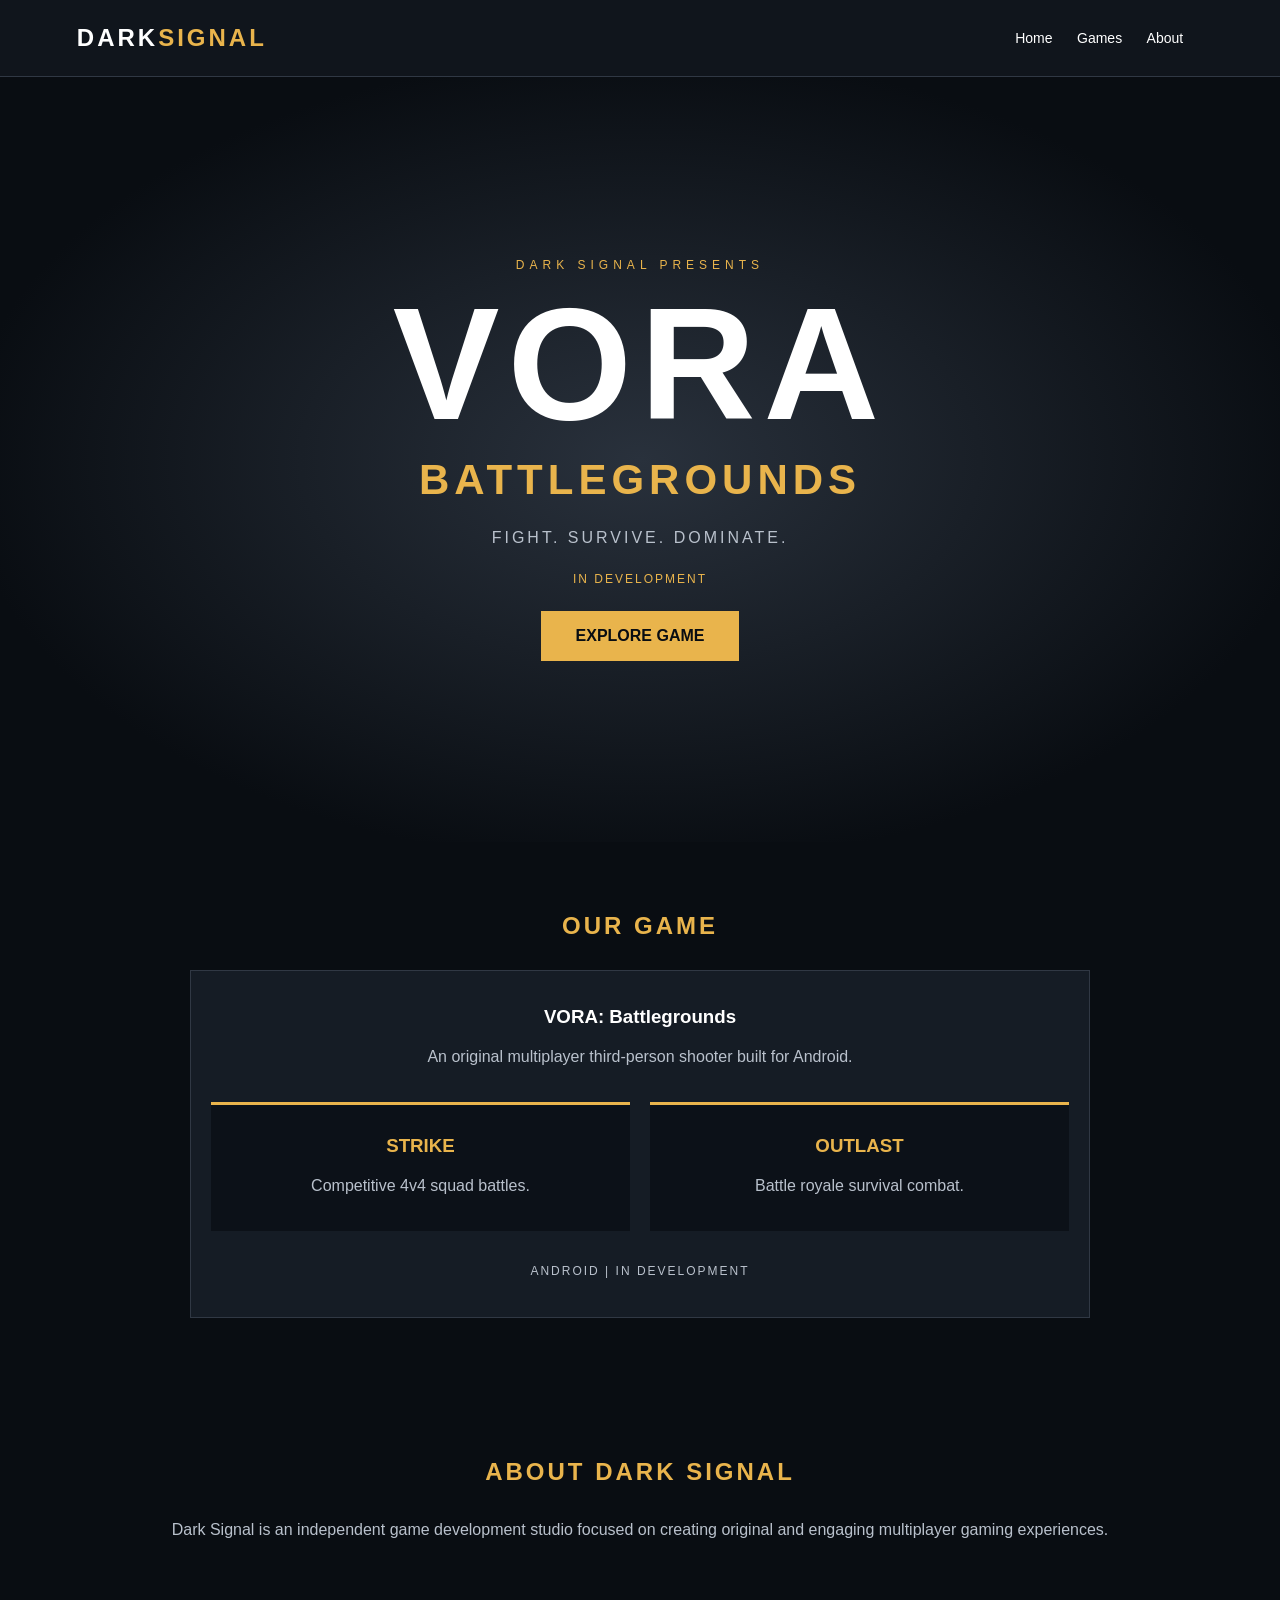
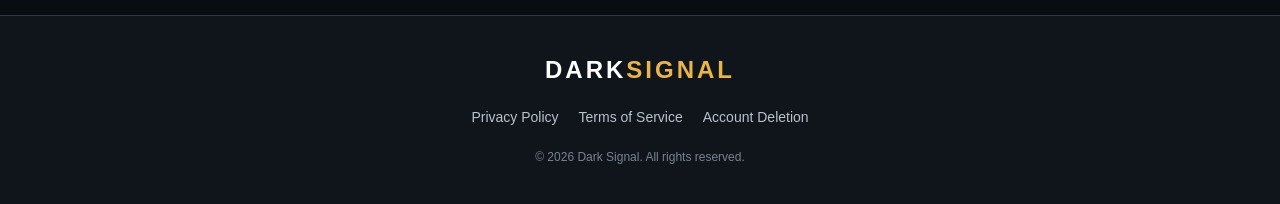
<file: index.html>
<!DOCTYPE html>
<html lang="en">
<head>
    <meta charset="UTF-8">
    <meta name="viewport" content="width=device-width, initial-scale=1.0">
    <meta name="description" content="Dark Signal - Independent Game Development Studio">
    <title>Dark Signal | VORA: Battlegrounds</title>
    <link rel="stylesheet" href="style.css">
</head>
<body>

<header>
    <div class="logo">DARK<span>SIGNAL</span></div>
    <nav>
        <a href="#home">Home</a>
        <a href="#games">Games</a>
        <a href="#about">About</a>
    </nav>
</header>

<section class="hero" id="home">
    <p class="label">DARK SIGNAL PRESENTS</p>
    <h1>VORA</h1>
    <h2>BATTLEGROUNDS</h2>
    <p class="tagline">FIGHT. SURVIVE. DOMINATE.</p>
    <div class="status">IN DEVELOPMENT</div>
    <a class="button" href="#games">EXPLORE GAME</a>
</section>

<section class="section" id="games">
    <h2>OUR GAME</h2>
    <div class="game-card">
        <h3>VORA: Battlegrounds</h3>
        <p>An original multiplayer third-person
        shooter built for Android.</p>

        <div class="modes">
            <div class="mode">
                <h3>STRIKE</h3>
                <p>Competitive 4v4 squad battles.</p>
            </div>

            <div class="mode">
                <h3>OUTLAST</h3>
                <p>Battle royale survival combat.</p>
            </div>
        </div>
        <p class="platform">ANDROID | IN DEVELOPMENT</p>
    </div>
</section>

<section class="section" id="about">
    <h2>ABOUT DARK SIGNAL</h2>
    <p>Dark Signal is an independent game development
    studio focused on creating original and engaging
    multiplayer gaming experiences.</p>
</section>

<footer>
    <div class="logo">DARK<span>SIGNAL</span></div>
    <div class="footer-links">
        <a href="privacy-policy.html">Privacy Policy</a>
        <a href="terms.html">Terms of Service</a>
        <a href="account-deletion.html">Account Deletion</a>
    </div>
    <p>&copy; 2026 Dark Signal. All rights reserved.</p>
</footer>

</body>
</html>
</file>
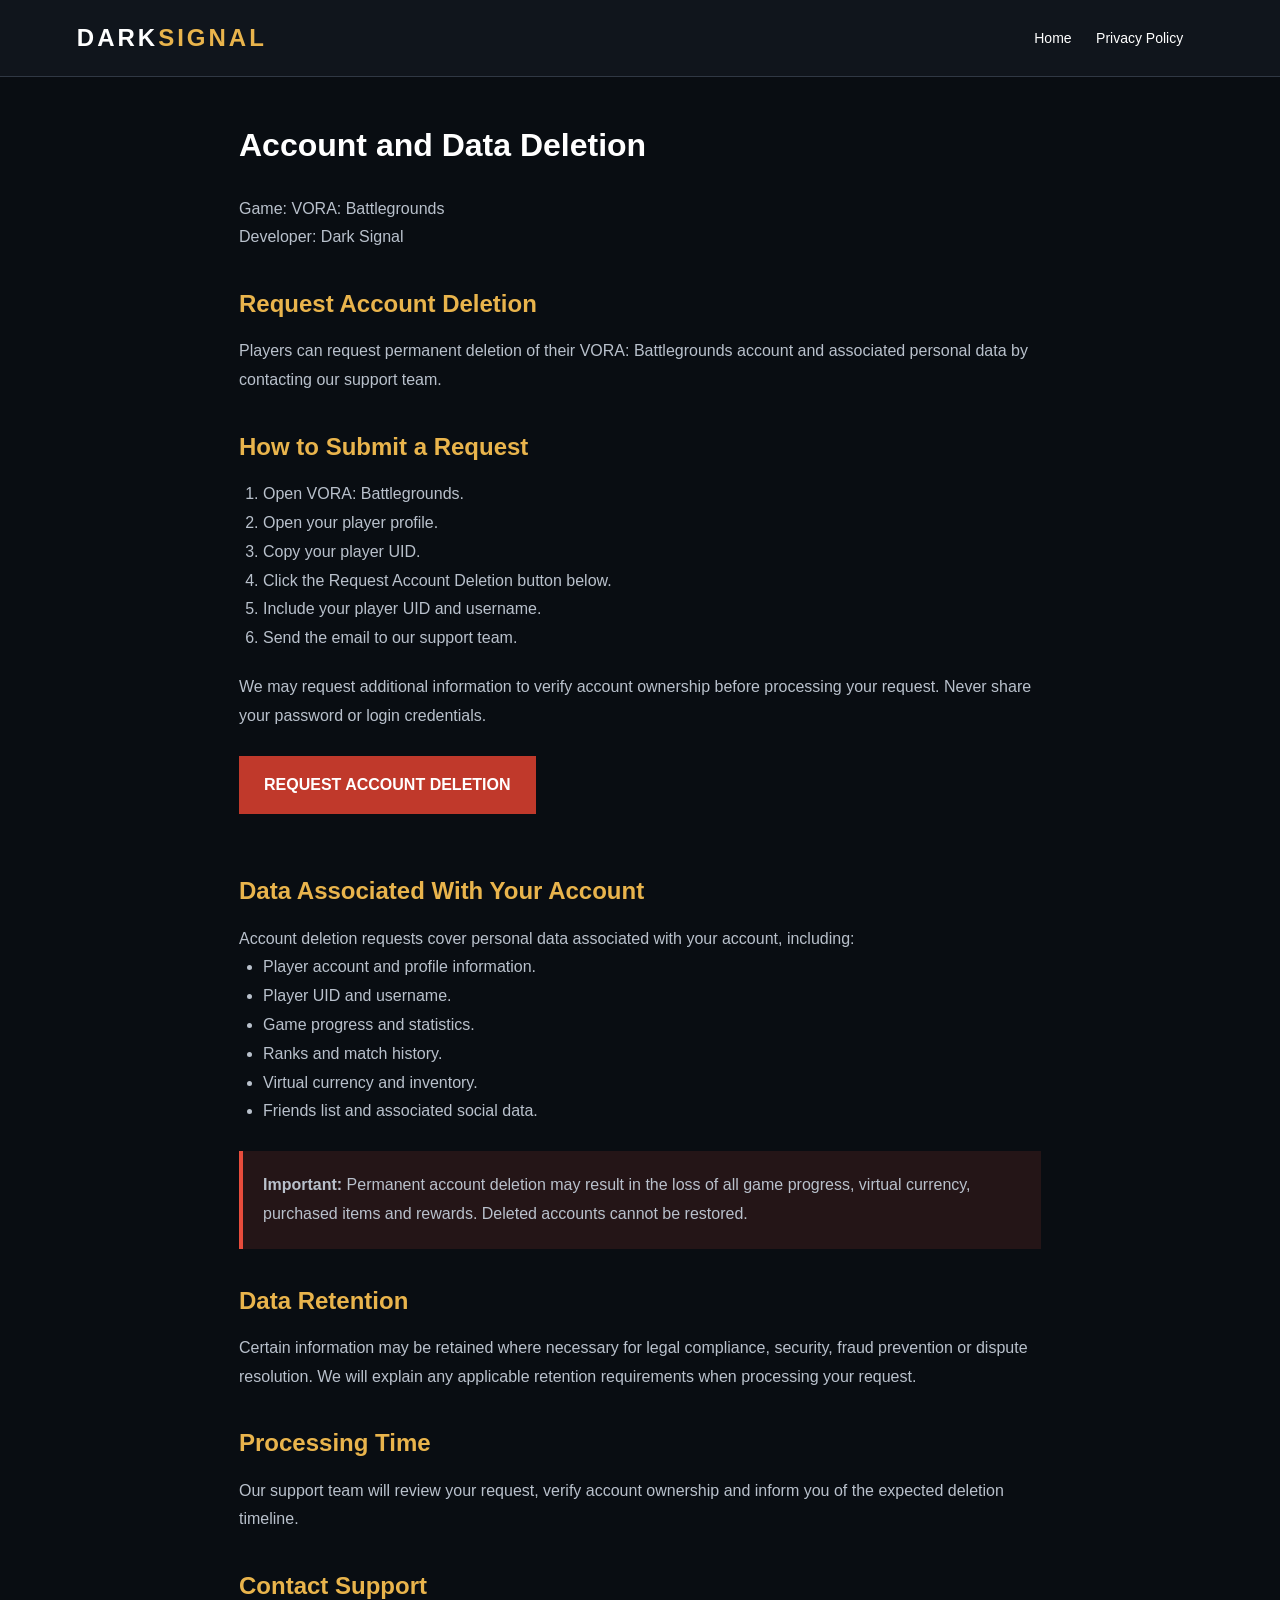
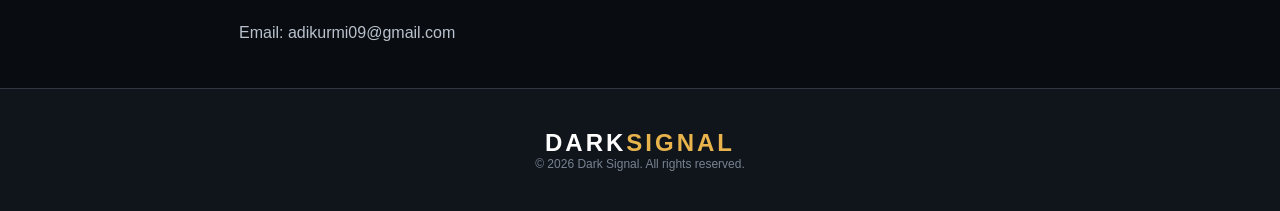
<file: account-deletion.html>
<!DOCTYPE html>
<html lang="en">
<head>
    <meta charset="UTF-8">
    <meta name="viewport" content="width=device-width, initial-scale=1.0">
    <title>Account Deletion | VORA: Battlegrounds</title>
    <link rel="stylesheet" href="style.css">

    <style>
        .deletion {
            max-width: 850px;
            margin: auto;
            padding: 40px 24px;
            line-height: 1.8;
            color: #b9c1cc;
        }

        .deletion h1 {
            color: #ffffff;
            margin-bottom: 20px;
        }

        .deletion h2 {
            color: #e9b44c;
            margin-top: 30px;
            margin-bottom: 12px;
        }

        .deletion ul,
        .deletion ol {
            padding-left: 24px;
            margin-bottom: 20px;
        }

        .warning {
            background: #241517;
            border-left: 4px solid #e74c3c;
            padding: 20px;
            margin: 25px 0;
        }

        .delete-button {
            display: inline-block;
            background: #c0392b;
            color: white;
            padding: 15px 25px;
            text-decoration: none;
            font-weight: bold;
            margin: 25px 0;
        }

        .deletion a {
            overflow-wrap: anywhere;
        }
    </style>
</head>

<body>

<header>
    <div class="logo">DARK<span>SIGNAL</span></div>
    <nav>
        <a href="index.html">Home</a>
        <a href="privacy-policy.html">Privacy Policy</a>
    </nav>
</header>

<main class="deletion">

<h1>Account and Data Deletion</h1>

<p>Game: VORA: Battlegrounds</p>
<p>Developer: Dark Signal</p>

<h2>Request Account Deletion</h2>

<p>
Players can request permanent deletion of their
VORA: Battlegrounds account and associated
personal data by contacting our support team.
</p>

<h2>How to Submit a Request</h2>

<ol>
    <li>Open VORA: Battlegrounds.</li>
    <li>Open your player profile.</li>
    <li>Copy your player UID.</li>
    <li>Click the Request Account Deletion button below.</li>
    <li>Include your player UID and username.</li>
    <li>Send the email to our support team.</li>
</ol>

<p>
We may request additional information to verify
account ownership before processing your request.
Never share your password or login credentials.
</p>

<a class="delete-button"
href="mailto:adikurmi09@gmail.com?subject=VORA%20Account%20Deletion%20Request&amp;body=Player%20UID%3A%0AUsername%3A%0A%0AI%20request%20permanent%20deletion%20of%20my%20VORA%20account.">
REQUEST ACCOUNT DELETION
</a>

<h2>Data Associated With Your Account</h2>

<p>Account deletion requests cover personal data
associated with your account, including:</p>

<ul>
    <li>Player account and profile information.</li>
    <li>Player UID and username.</li>
    <li>Game progress and statistics.</li>
    <li>Ranks and match history.</li>
    <li>Virtual currency and inventory.</li>
    <li>Friends list and associated social data.</li>
</ul>

<div class="warning">
    <strong>Important:</strong>
    Permanent account deletion may result in the
    loss of all game progress, virtual currency,
    purchased items and rewards. Deleted accounts
    cannot be restored.
</div>

<h2>Data Retention</h2>

<p>
Certain information may be retained where necessary
for legal compliance, security, fraud prevention
or dispute resolution. We will explain any applicable
retention requirements when processing your request.
</p>

<h2>Processing Time</h2>

<p>
Our support team will review your request,
verify account ownership and inform you of the
expected deletion timeline.
</p>

<h2>Contact Support</h2>

<p>Email: adikurmi09@gmail.com</p>

</main>

<footer>
    <div class="logo">DARK<span>SIGNAL</span></div>
    <p>&copy; 2026 Dark Signal. All rights reserved.</p>
</footer>

</body>
</html>
</file>
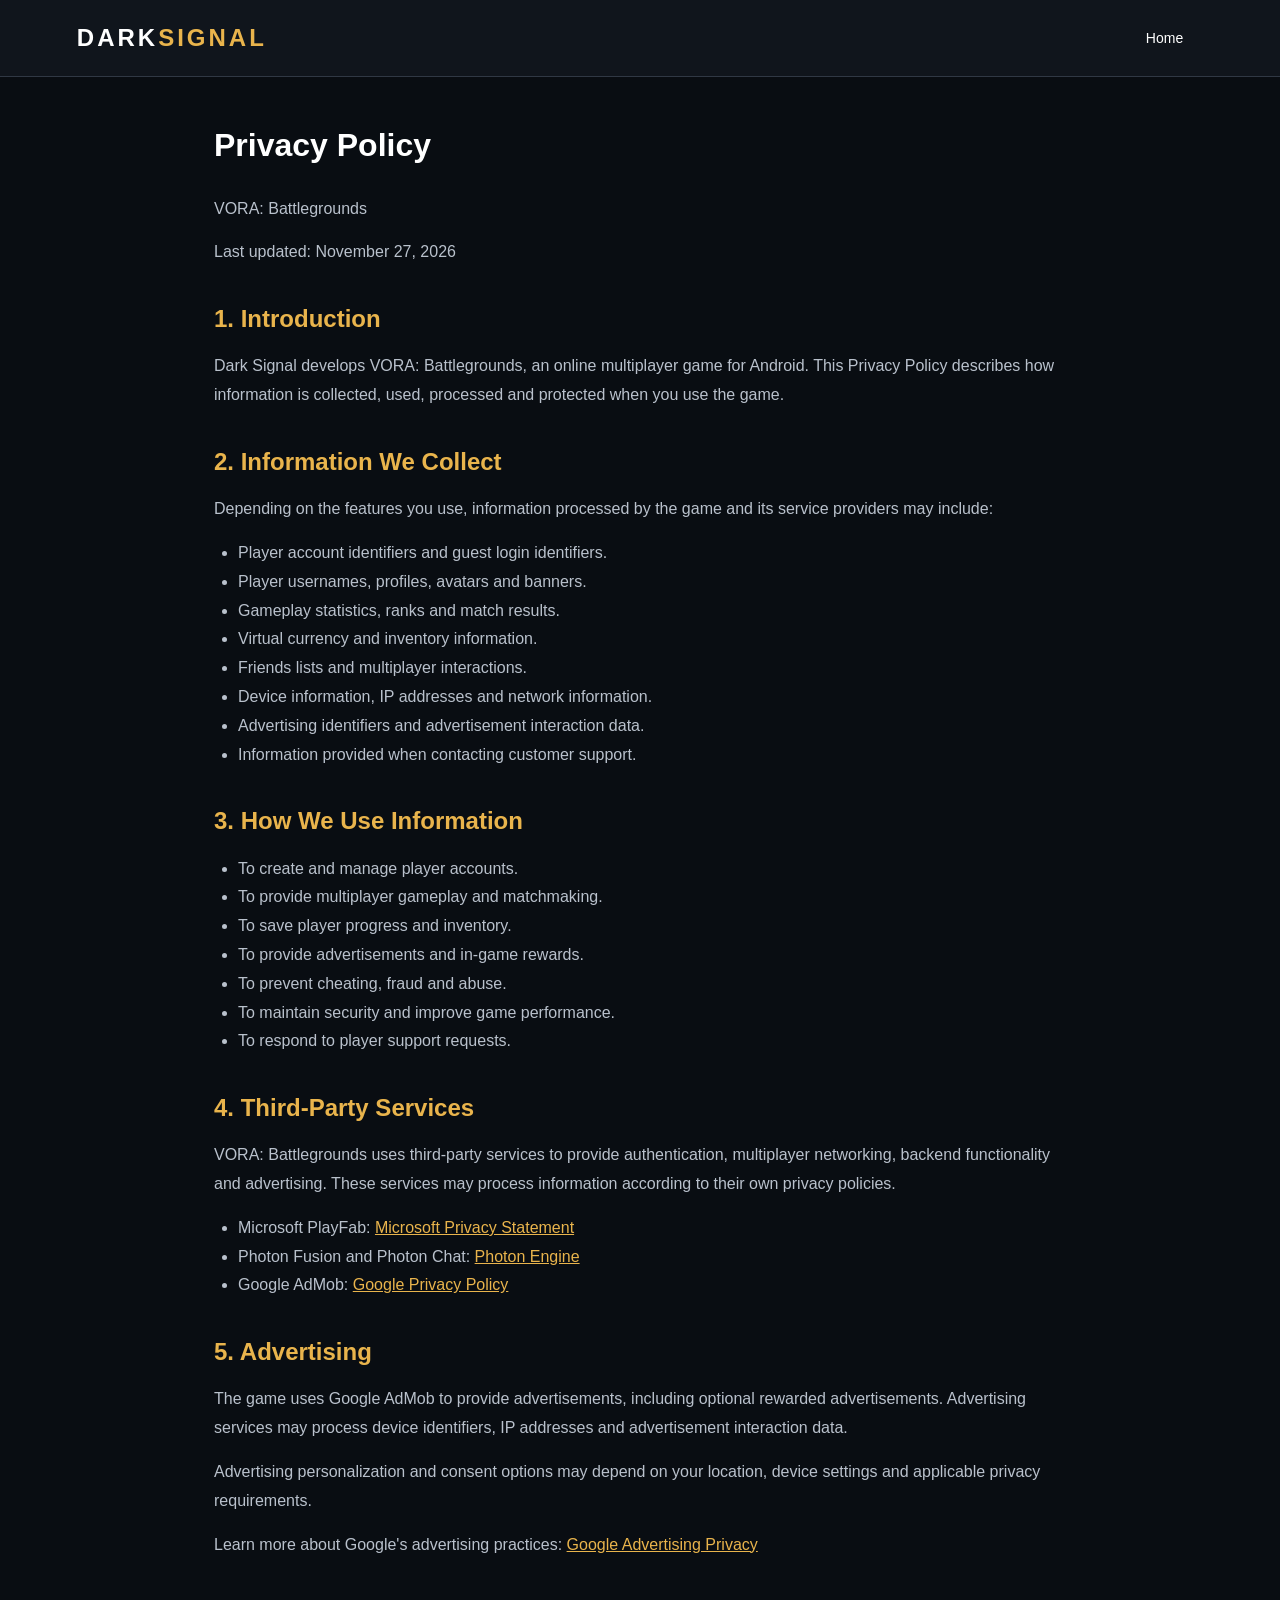
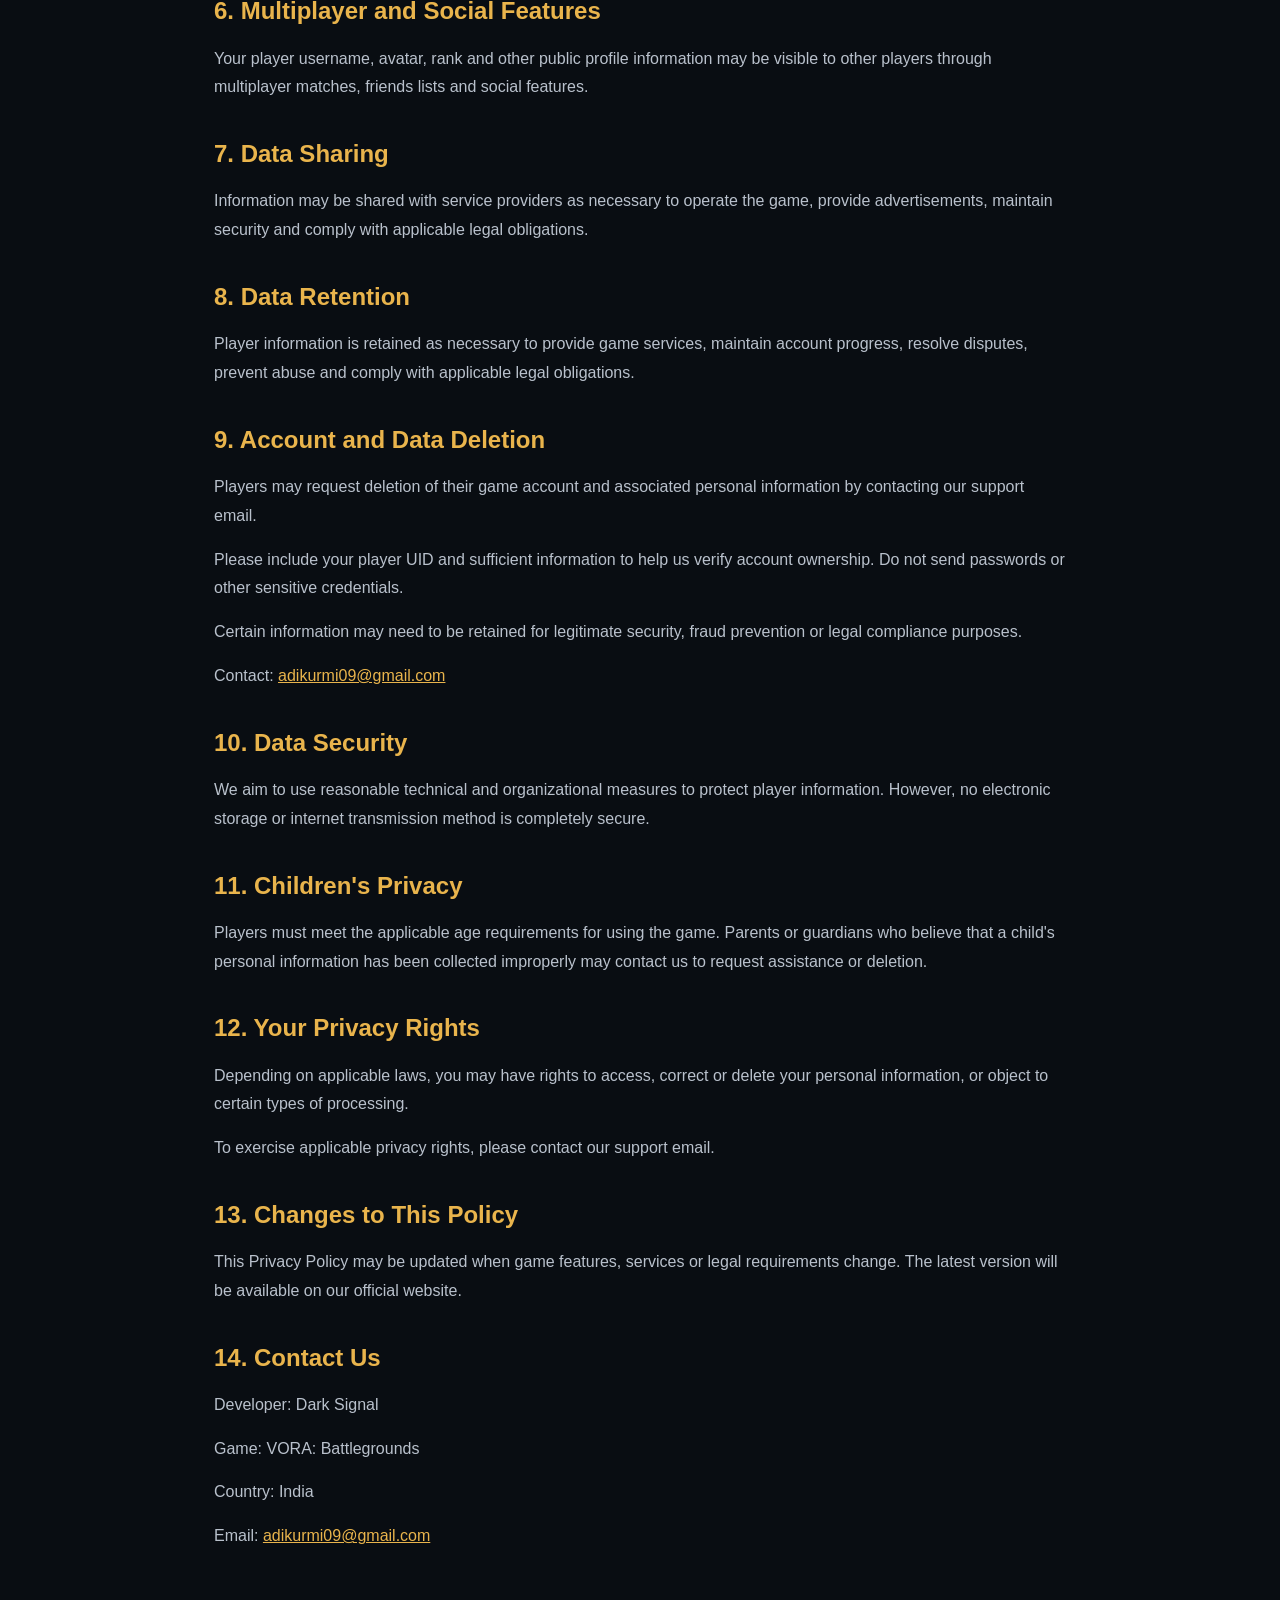
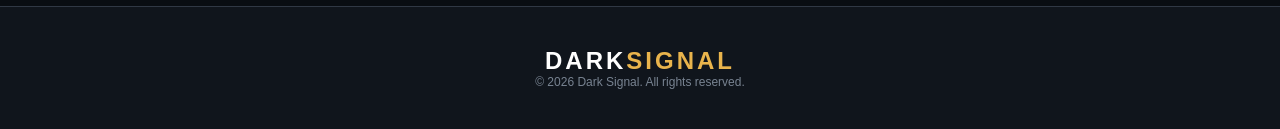
<file: privacy-policy.html>
<!DOCTYPE html>
<html lang="en">
<head>
    <meta charset="UTF-8">
    <meta name="viewport" content="width=device-width, initial-scale=1.0">
    <title>Privacy Policy | VORA: Battlegrounds</title>
    <link rel="stylesheet" href="style.css">

    <style>
        .legal {
            max-width: 900px;
            margin: auto;
            padding: 40px 24px;
            line-height: 1.8;
            color: #b9c1cc;
        }

        .legal h1 {
            color: #ffffff;
            margin-bottom: 20px;
        }

        .legal h2 {
            color: #e9b44c;
            margin-top: 30px;
            margin-bottom: 12px;
        }

        .legal p {
            margin-bottom: 15px;
        }

        .legal ul {
            padding-left: 24px;
            margin-bottom: 15px;
        }

        .legal a {
            color: #e9b44c;
            overflow-wrap: anywhere;
        }
    </style>
</head>

<body>

<header>
    <div class="logo">DARK<span>SIGNAL</span></div>
    <nav>
        <a href="index.html">Home</a>
    </nav>
</header>

<main class="legal">

<h1>Privacy Policy</h1>

<p>VORA: Battlegrounds</p>
<p>Last updated: November 27, 2026</p>

<h2>1. Introduction</h2>

<p>
Dark Signal develops VORA: Battlegrounds, an online
multiplayer game for Android. This Privacy Policy
describes how information is collected, used,
processed and protected when you use the game.
</p>

<h2>2. Information We Collect</h2>

<p>Depending on the features you use, information
processed by the game and its service providers
may include:</p>

<ul>
    <li>Player account identifiers and guest login identifiers.</li>
    <li>Player usernames, profiles, avatars and banners.</li>
    <li>Gameplay statistics, ranks and match results.</li>
    <li>Virtual currency and inventory information.</li>
    <li>Friends lists and multiplayer interactions.</li>
    <li>Device information, IP addresses and network information.</li>
    <li>Advertising identifiers and advertisement interaction data.</li>
    <li>Information provided when contacting customer support.</li>
</ul>

<h2>3. How We Use Information</h2>

<ul>
    <li>To create and manage player accounts.</li>
    <li>To provide multiplayer gameplay and matchmaking.</li>
    <li>To save player progress and inventory.</li>
    <li>To provide advertisements and in-game rewards.</li>
    <li>To prevent cheating, fraud and abuse.</li>
    <li>To maintain security and improve game performance.</li>
    <li>To respond to player support requests.</li>
</ul>

<h2>4. Third-Party Services</h2>

<p>
VORA: Battlegrounds uses third-party services
to provide authentication, multiplayer networking,
backend functionality and advertising.
These services may process information according
to their own privacy policies.
</p>

<ul>
    <li>
        Microsoft PlayFab:
        <a href="https://privacy.microsoft.com/privacystatement">
            Microsoft Privacy Statement
        </a>
    </li>

    <li>
        Photon Fusion and Photon Chat:
        <a href="https://www.photonengine.com/">
            Photon Engine
        </a>
    </li>

    <li>
        Google AdMob:
        <a href="https://policies.google.com/privacy">
            Google Privacy Policy
        </a>
    </li>
</ul>

<h2>5. Advertising</h2>

<p>
The game uses Google AdMob to provide advertisements,
including optional rewarded advertisements.
Advertising services may process device identifiers,
IP addresses and advertisement interaction data.
</p>

<p>
Advertising personalization and consent options
may depend on your location, device settings
and applicable privacy requirements.
</p>

<p>
Learn more about Google's advertising practices:
<a href="https://policies.google.com/technologies/ads">
Google Advertising Privacy
</a>
</p>

<h2>6. Multiplayer and Social Features</h2>

<p>
Your player username, avatar, rank and other
public profile information may be visible to
other players through multiplayer matches,
friends lists and social features.
</p>

<h2>7. Data Sharing</h2>

<p>
Information may be shared with service providers
as necessary to operate the game, provide
advertisements, maintain security and comply
with applicable legal obligations.
</p>

<h2>8. Data Retention</h2>

<p>
Player information is retained as necessary
to provide game services, maintain account
progress, resolve disputes, prevent abuse
and comply with applicable legal obligations.
</p>

<h2>9. Account and Data Deletion</h2>

<p>
Players may request deletion of their game account
and associated personal information by contacting
our support email.
</p>

<p>
Please include your player UID and sufficient
information to help us verify account ownership.
Do not send passwords or other sensitive credentials.
</p>

<p>
Certain information may need to be retained
for legitimate security, fraud prevention
or legal compliance purposes.
</p>

<p>
Contact:
<a href="mailto:adikurmi09@gmail.com">
adikurmi09@gmail.com
</a>
</p>

<h2>10. Data Security</h2>

<p>
We aim to use reasonable technical and
organizational measures to protect player
information. However, no electronic storage
or internet transmission method is completely secure.
</p>

<h2>11. Children's Privacy</h2>

<p>
Players must meet the applicable age requirements
for using the game. Parents or guardians who
believe that a child's personal information
has been collected improperly may contact us
to request assistance or deletion.
</p>

<h2>12. Your Privacy Rights</h2>

<p>
Depending on applicable laws, you may have
rights to access, correct or delete your
personal information, or object to certain
types of processing.
</p>

<p>
To exercise applicable privacy rights,
please contact our support email.
</p>

<h2>13. Changes to This Policy</h2>

<p>
This Privacy Policy may be updated when game
features, services or legal requirements change.
The latest version will be available on
our official website.
</p>

<h2>14. Contact Us</h2>

<p>Developer: Dark Signal</p>
<p>Game: VORA: Battlegrounds</p>
<p>Country: India</p>

<p>
Email:
<a href="mailto:adikurmi09@gmail.com">
adikurmi09@gmail.com
</a>
</p>

</main>

<footer>
    <div class="logo">DARK<span>SIGNAL</span></div>
    <p>&copy; 2026 Dark Signal. All rights reserved.</p>
</footer>

</body>
</html>
</file>
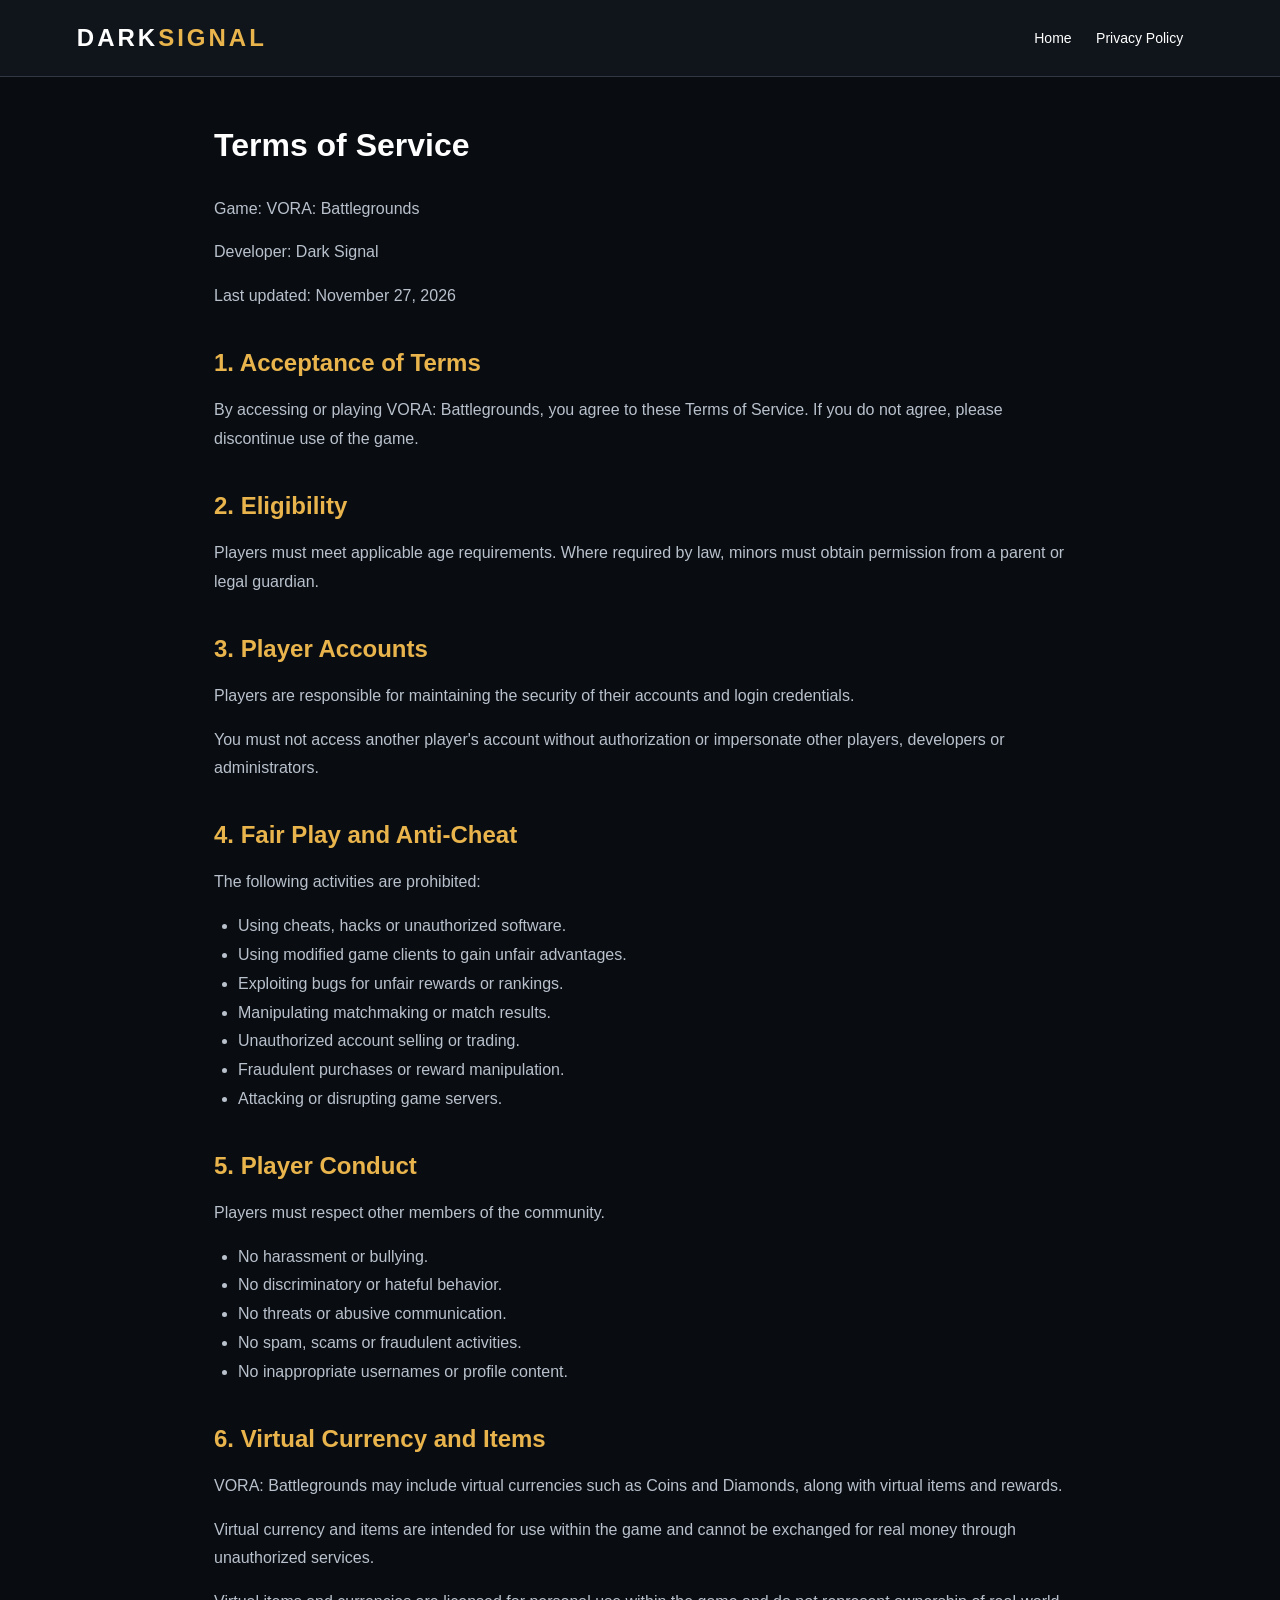
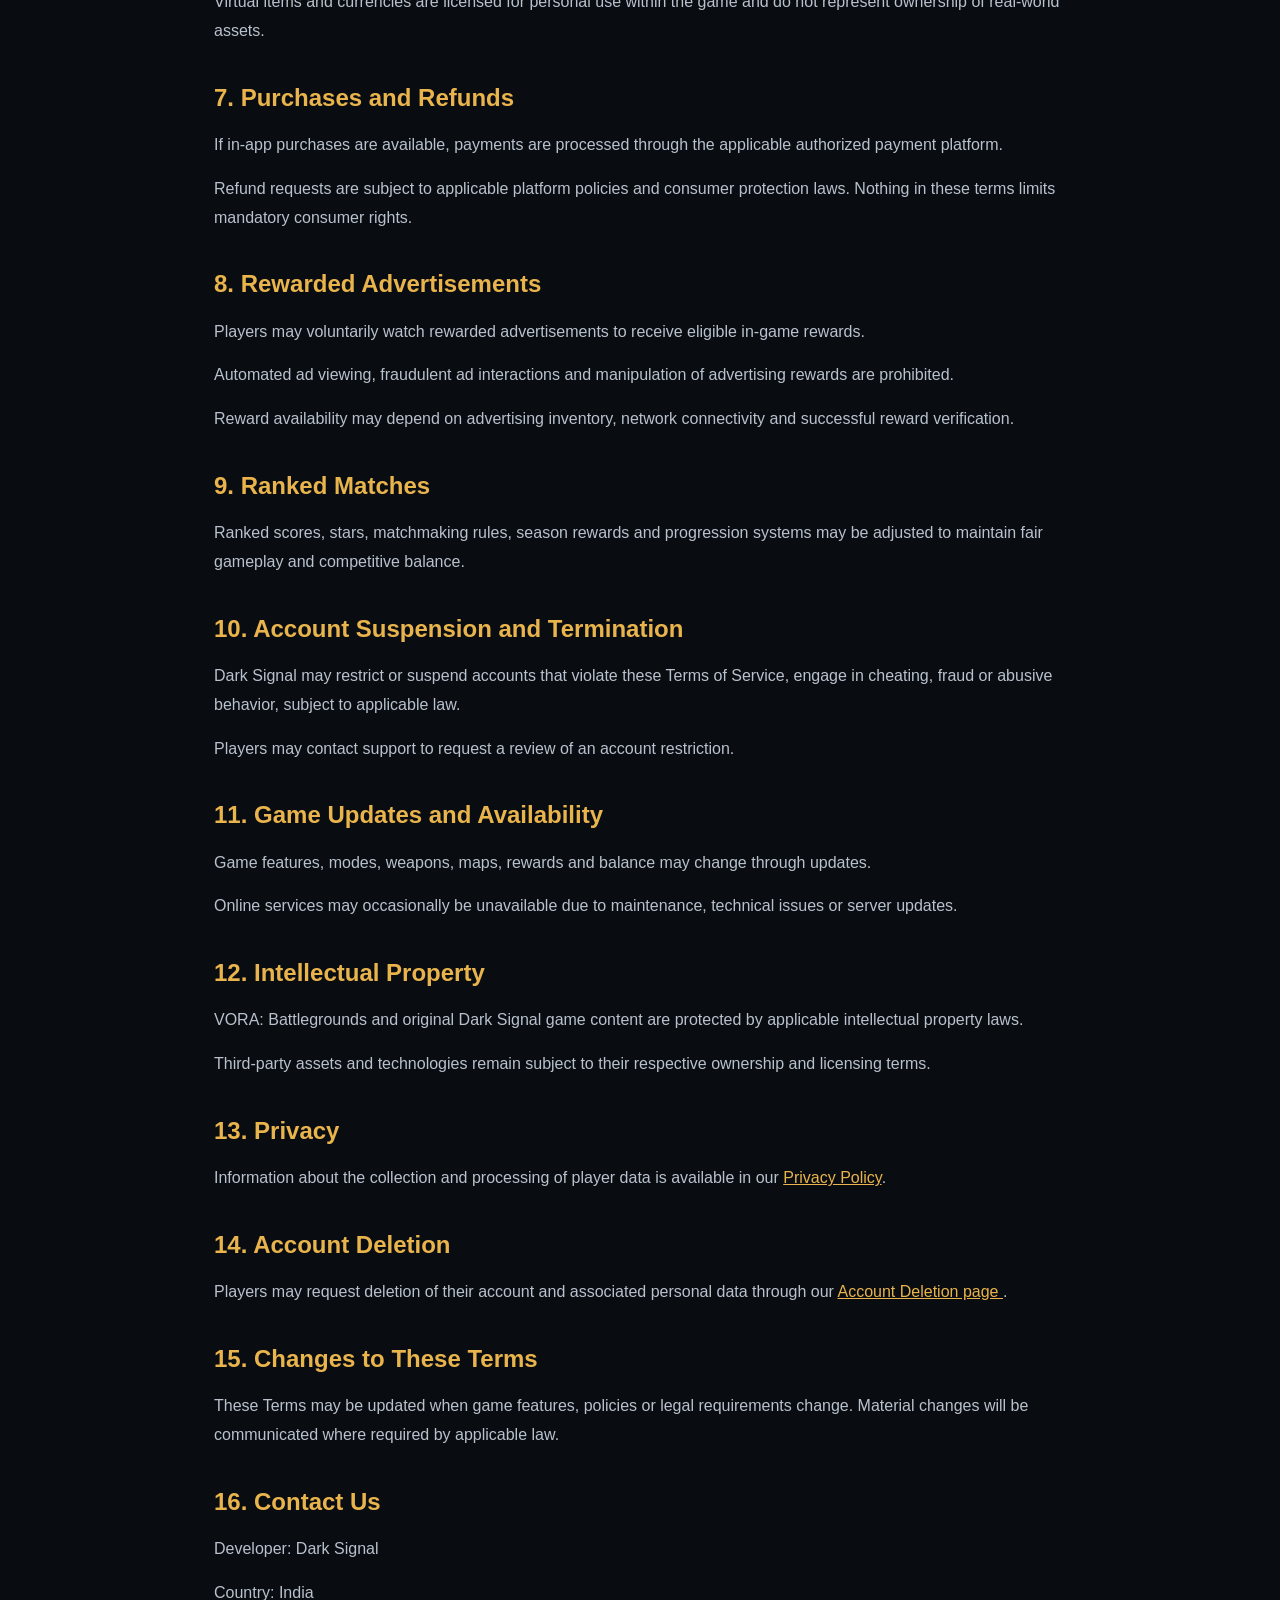
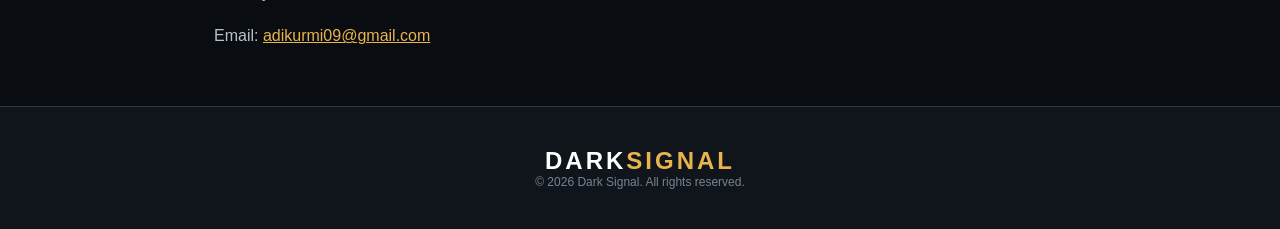
<file: terms.html>
<!DOCTYPE html>
<html lang="en">
<head>
    <meta charset="UTF-8">
    <meta name="viewport" content="width=device-width, initial-scale=1.0">
    <title>Terms of Service | VORA: Battlegrounds</title>
    <link rel="stylesheet" href="style.css">

    <style>
        .legal {
            max-width: 900px;
            margin: auto;
            padding: 40px 24px;
            line-height: 1.8;
            color: #b9c1cc;
        }

        .legal h1 {
            color: #ffffff;
            margin-bottom: 20px;
        }

        .legal h2 {
            color: #e9b44c;
            margin-top: 30px;
            margin-bottom: 12px;
        }

        .legal p {
            margin-bottom: 15px;
        }

        .legal ul {
            padding-left: 24px;
            margin-bottom: 15px;
        }

        .legal a {
            color: #e9b44c;
            overflow-wrap: anywhere;
        }
    </style>
</head>

<body>

<header>
    <div class="logo">DARK<span>SIGNAL</span></div>
    <nav>
        <a href="index.html">Home</a>
        <a href="privacy-policy.html">Privacy Policy</a>
    </nav>
</header>

<main class="legal">

<h1>Terms of Service</h1>

<p>Game: VORA: Battlegrounds</p>
<p>Developer: Dark Signal</p>
<p>Last updated: November 27, 2026</p>

<h2>1. Acceptance of Terms</h2>

<p>
By accessing or playing VORA: Battlegrounds,
you agree to these Terms of Service.
If you do not agree, please discontinue
use of the game.
</p>

<h2>2. Eligibility</h2>

<p>
Players must meet applicable age requirements.
Where required by law, minors must obtain
permission from a parent or legal guardian.
</p>

<h2>3. Player Accounts</h2>

<p>
Players are responsible for maintaining
the security of their accounts and login
credentials.
</p>

<p>
You must not access another player's account
without authorization or impersonate other
players, developers or administrators.
</p>

<h2>4. Fair Play and Anti-Cheat</h2>

<p>The following activities are prohibited:</p>

<ul>
    <li>Using cheats, hacks or unauthorized software.</li>
    <li>Using modified game clients to gain unfair advantages.</li>
    <li>Exploiting bugs for unfair rewards or rankings.</li>
    <li>Manipulating matchmaking or match results.</li>
    <li>Unauthorized account selling or trading.</li>
    <li>Fraudulent purchases or reward manipulation.</li>
    <li>Attacking or disrupting game servers.</li>
</ul>

<h2>5. Player Conduct</h2>

<p>Players must respect other members of the community.</p>

<ul>
    <li>No harassment or bullying.</li>
    <li>No discriminatory or hateful behavior.</li>
    <li>No threats or abusive communication.</li>
    <li>No spam, scams or fraudulent activities.</li>
    <li>No inappropriate usernames or profile content.</li>
</ul>

<h2>6. Virtual Currency and Items</h2>

<p>
VORA: Battlegrounds may include virtual
currencies such as Coins and Diamonds,
along with virtual items and rewards.
</p>

<p>
Virtual currency and items are intended
for use within the game and cannot be
exchanged for real money through unauthorized
services.
</p>

<p>
Virtual items and currencies are licensed
for personal use within the game and do
not represent ownership of real-world assets.
</p>

<h2>7. Purchases and Refunds</h2>

<p>
If in-app purchases are available, payments
are processed through the applicable
authorized payment platform.
</p>

<p>
Refund requests are subject to applicable
platform policies and consumer protection laws.
Nothing in these terms limits mandatory
consumer rights.
</p>

<h2>8. Rewarded Advertisements</h2>

<p>
Players may voluntarily watch rewarded
advertisements to receive eligible
in-game rewards.
</p>

<p>
Automated ad viewing, fraudulent ad
interactions and manipulation of advertising
rewards are prohibited.
</p>

<p>
Reward availability may depend on advertising
inventory, network connectivity and
successful reward verification.
</p>

<h2>9. Ranked Matches</h2>

<p>
Ranked scores, stars, matchmaking rules,
season rewards and progression systems
may be adjusted to maintain fair gameplay
and competitive balance.
</p>

<h2>10. Account Suspension and Termination</h2>

<p>
Dark Signal may restrict or suspend accounts
that violate these Terms of Service,
engage in cheating, fraud or abusive behavior,
subject to applicable law.
</p>

<p>
Players may contact support to request
a review of an account restriction.
</p>

<h2>11. Game Updates and Availability</h2>

<p>
Game features, modes, weapons, maps,
rewards and balance may change through updates.
</p>

<p>
Online services may occasionally be
unavailable due to maintenance, technical
issues or server updates.
</p>

<h2>12. Intellectual Property</h2>

<p>
VORA: Battlegrounds and original Dark Signal
game content are protected by applicable
intellectual property laws.
</p>

<p>
Third-party assets and technologies remain
subject to their respective ownership
and licensing terms.
</p>

<h2>13. Privacy</h2>

<p>
Information about the collection and
processing of player data is available
in our
<a href="privacy-policy.html">Privacy Policy</a>.
</p>

<h2>14. Account Deletion</h2>

<p>
Players may request deletion of their
account and associated personal data through
our
<a href="account-deletion.html">
Account Deletion page
</a>.
</p>

<h2>15. Changes to These Terms</h2>

<p>
These Terms may be updated when game
features, policies or legal requirements
change. Material changes will be communicated
where required by applicable law.
</p>

<h2>16. Contact Us</h2>

<p>Developer: Dark Signal</p>
<p>Country: India</p>

<p>
Email:
<a href="mailto:adikurmi09@gmail.com">
adikurmi09@gmail.com
</a>
</p>

</main>

<footer>
    <div class="logo">DARK<span>SIGNAL</span></div>
    <p>&copy; 2026 Dark Signal. All rights reserved.</p>
</footer>

</body>
</html>
</file>
<file: style.css>
* {
    margin: 0;
    padding: 0;
    box-sizing: border-box;
}

html {
    scroll-behavior: smooth;
}

body {
    background: #090d12;
    color: #ffffff;
    font-family: Arial, sans-serif;
}

header {
    display: flex;
    justify-content: space-between;
    align-items: center;
    flex-wrap: wrap;
    gap: 20px;
    padding: 24px 6%;
    background: #10151c;
    border-bottom: 1px solid #303844;
}

.logo {
    font-size: 24px;
    font-weight: 900;
    letter-spacing: 3px;
}

.logo span {
    color: #e9b44c;
}

nav a {
    color: #ffffff;
    text-decoration: none;
    margin-right: 20px;
    font-size: 14px;
}

nav a:hover {
    color: #e9b44c;
}

.hero {
    min-height: 85vh;
    display: flex;
    flex-direction: column;
    justify-content: center;
    align-items: center;
    text-align: center;
    padding: 40px 20px;
    background: radial-gradient(
        ellipse at center,
        #29313c,
        #090d12 75%
    );
}

.label {
    color: #e9b44c;
    letter-spacing: 5px;
    font-size: 12px;
}

.hero h1 {
    font-size: clamp(80px, 16vw, 160px);
    font-weight: 900;
    letter-spacing: 8px;
}

.hero h2 {
    color: #e9b44c;
    font-size: clamp(20px, 5vw, 42px);
    letter-spacing: 5px;
}

.tagline {
    margin-top: 25px;
    letter-spacing: 3px;
    color: #b9c1cc;
}

.status {
    margin-top: 25px;
    font-size: 12px;
    letter-spacing: 2px;
    color: #e9b44c;
}

.button {
    margin-top: 25px;
    padding: 16px 35px;
    background: #e9b44c;
    color: #090d12;
    font-weight: bold;
    text-decoration: none;
}

.button:hover {
    background: #ffffff;
}

.section {
    padding: 70px 8%;
    text-align: center;
}

.section h2 {
    color: #e9b44c;
    margin-bottom: 30px;
    letter-spacing: 3px;
}

.section p {
    color: #b9c1cc;
    line-height: 1.8;
}

.game-card {
    background: #151c25;
    border: 1px solid #303844;
    padding: 35px 20px;
    max-width: 900px;
    margin: auto;
}

.game-card h3 {
    margin-bottom: 15px;
}

.modes {
    display: grid;
    grid-template-columns: repeat(
        auto-fit, minmax(220px, 1fr)
    );
    gap: 20px;
    margin: 30px 0;
}

.mode {
    padding: 30px 20px;
    background: #0c1118;
    border-top: 3px solid #e9b44c;
}

.mode h3 {
    color: #e9b44c;
}

.platform {
    font-size: 12px;
    letter-spacing: 2px;
}

footer {
    background: #10151c;
    border-top: 1px solid #303844;
    padding: 40px 20px;
    text-align: center;
}

.footer-links {
    margin: 25px 0;
    display: flex;
    justify-content: center;
    flex-wrap: wrap;
    gap: 20px;
}

.footer-links a {
    color: #b9c1cc;
    text-decoration: none;
    font-size: 14px;
}

footer p {
    color: #788391;
    font-size: 12px;
}
</file>
